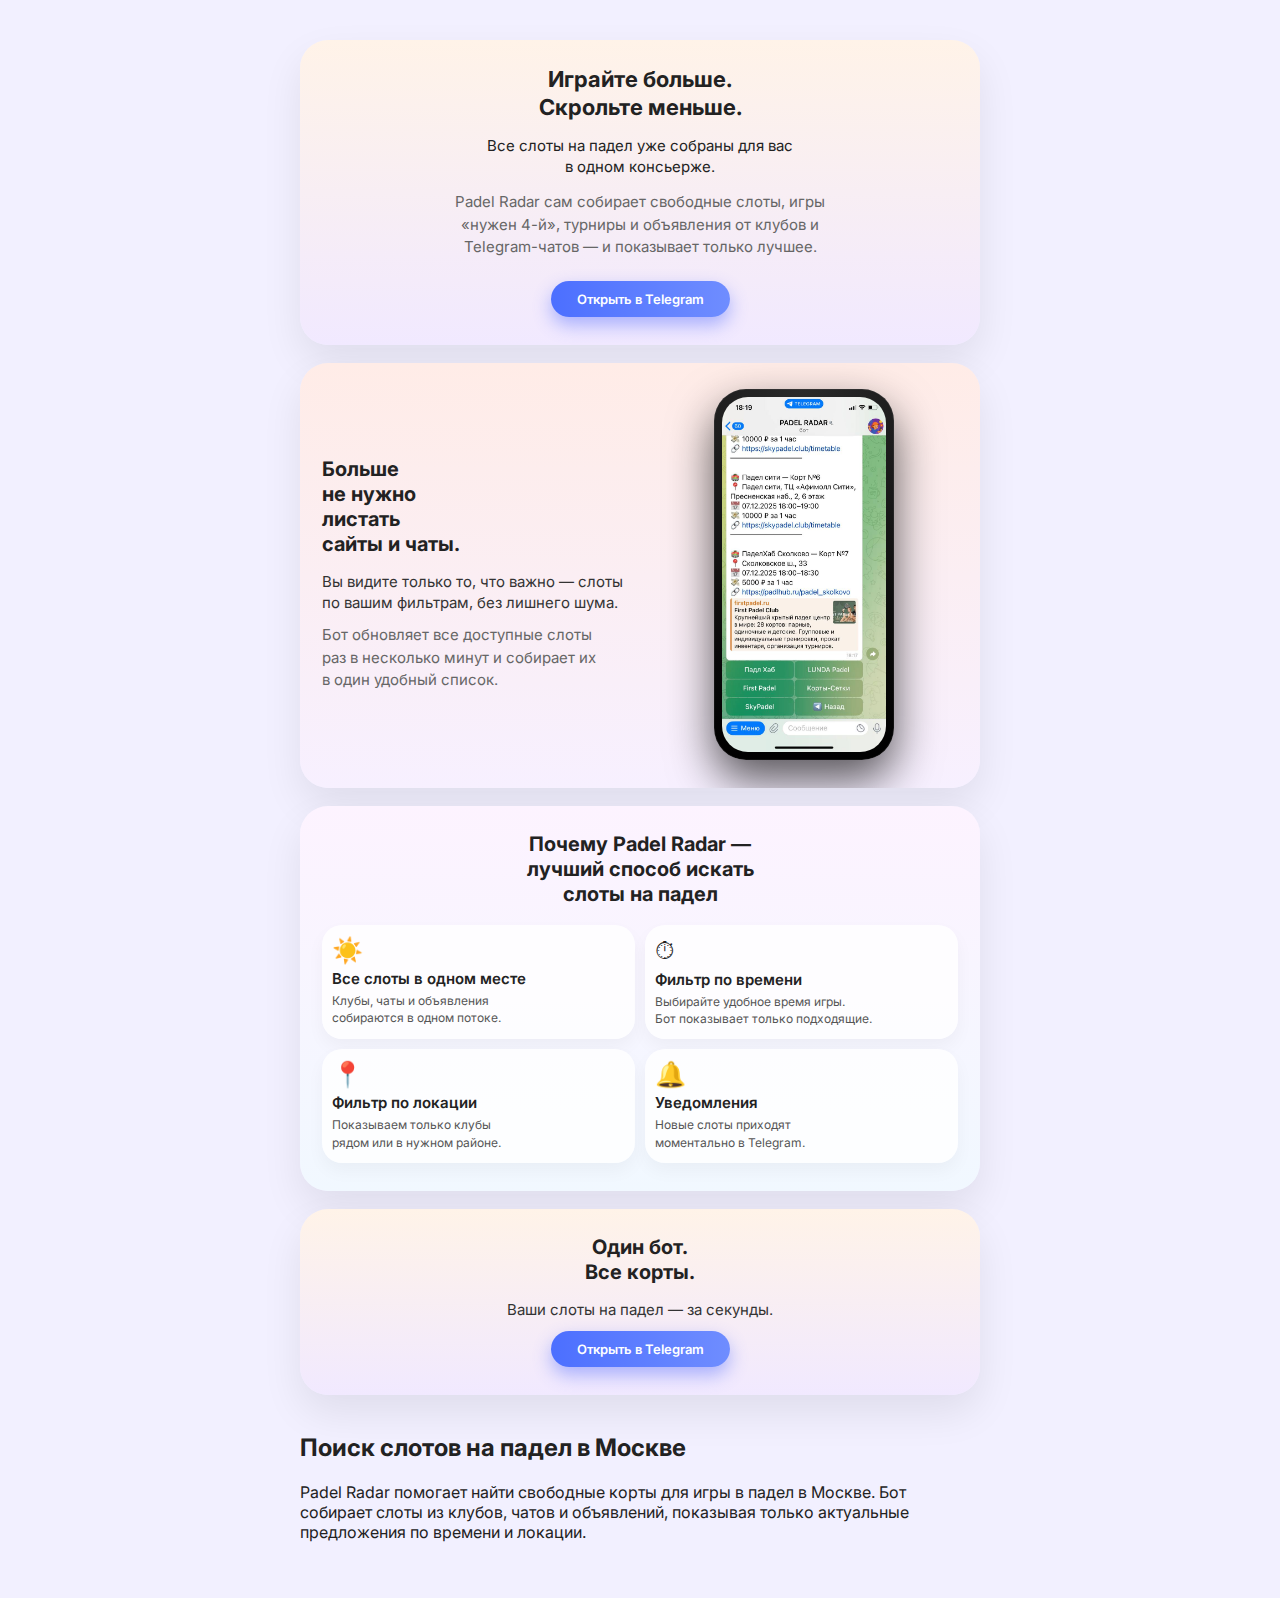
<file: index.html>
<!doctype html>
<html lang="ru">
<head>
    <meta charset="UTF-8">
    <link rel="icon" type="image/png" sizes="32x32" href="favicon.ico">
    <title>Padel Radar — бот для поиска слотов на падел</title>
    <meta name="viewport" content="width=device-width, initial-scale=1">

    <meta name="description"
          content="Padel Radar собирает все слоты на падел из клубов, чатов и объявлений. Открывайте бота в Telegram и находите игру за секунды.">

    <!-- Шрифт -->
    <link rel="preconnect" href="https://fonts.googleapis.com">
    <link rel="preconnect" href="https://fonts.gstatic.com" crossorigin>
    <link href="https://fonts.googleapis.com/css2?family=Inter:wght@400;500;600;700&display=swap" rel="stylesheet">

    <link rel="stylesheet" href="css/styles.css">
    <!-- Open Graph -->
    <meta property="og:title" content="Padel Radar — поиск слотов на падел">
    <meta property="og:description" content="Все слоты на падел в одном Telegram-боте. Фильтр по времени и локации, уведомления о новых играх.">
    <meta property="og:type" content="website">
    <meta property="og:url" content="https://padel-ai.ru/">
    <meta property="og:image" content="https://padel-ai.ru/img/og-image.jpg">

    <!-- Twitter -->
    <meta name="twitter:card" content="summary_large_image">
    <meta name="twitter:title" content="Padel Radar — поиск слотов на падел">
    <meta name="twitter:description" content="Найдите свободные корты и игры на падел за секунды.">
    <meta name="twitter:image" content="https://padel-ai.ru/img/og-image.jpg">
    <link rel="canonical" href="https://padel-ai.ru/">
</head>

<body>
<div class="page">
    <main class="sections-wrapper">

        <!-- HERO -->
        <section class="card card-hero">
            <div class="card-inner card-inner--center">

                <h1 class="hero-title">
                    Играйте больше.<br>
                    Скрольте меньше.
                </h1>

                <p class="hero-subtitle">
                    Все слоты на падел уже собраны для вас<br>
                    в одном консьерже.
                </p>

                <p class="hero-small">
                    Padel Radar сам собирает свободные слоты, игры<br>
                    «нужен 4-й», турниры и объявления от клубов и<br>
                    Telegram-чатов — и показывает только лучшее.
                </p>

                <a class="btn-primary tg-btn">
                    Открыть в Telegram
                </a>
            </div>
        </section>

        <!-- БЛОК С ТЕЛЕФОНОМ -->
        <section class="card card-phone">
            <div class="card-inner card-inner--phone">

                <div class="card-phone-text">
                    <h2 class="section-title">
                        Больше<br>не нужно<br>листать<br>сайты и чаты.
                    </h2>

                    <p class="section-text">
                        Вы видите только то, что важно — слоты<br>
                        по вашим фильтрам, без лишнего шума.
                    </p>

                    <p class="section-small">
                        Бот обновляет все доступные слоты<br>
                        раз в несколько минут и собирает их<br>
                        в один удобный список.
                    </p>
                </div>

                <div class="card-phone-image">
                    <div class="phone-frame">
                        <img src="img/phone.jpg" alt="Интерфейс Padel Radar">
                    </div>
                </div>

            </div>
        </section>

        <!-- ПОЧЕМУ PADel RADAR -->
        <section class="card card-features">
            <div class="card-inner card-inner--center">

                <h2 class="section-title section-title--center">
                    Почему Padel Radar —<br>
                    лучший способ искать<br>
                    слоты на падел
                </h2>

                <div class="features-grid">

                    <div class="feature">
                        <div class="feature-icon">☀️</div>
                        <div class="feature-title">Все слоты в одном месте</div>
                        <p class="feature-text">
                            Клубы, чаты и объявления<br>
                            собираются в одном потоке.
                        </p>
                    </div>

                    <div class="feature">
                        <div class="feature-icon">⏱</div>
                        <div class="feature-title">Фильтр по времени</div>
                        <p class="feature-text">
                            Выбирайте удобное время игры.<br>
                            Бот показывает только подходящие.
                        </p>
                    </div>

                    <div class="feature">
                        <div class="feature-icon">📍</div>
                        <div class="feature-title">Фильтр по локации</div>
                        <p class="feature-text">
                            Показываем только клубы<br>
                            рядом или в нужном районе.
                        </p>
                    </div>

                    <div class="feature">
                        <div class="feature-icon">🔔</div>
                        <div class="feature-title">Уведомления</div>
                        <p class="feature-text">
                            Новые слоты приходят<br>
                            моментально в Telegram.
                        </p>
                    </div>

                </div>
            </div>
        </section>

        <section class="card card-cta">
            <div class="card-inner card-inner--center">

                <h2 class="section-title section-title--center">
                    Один бот.<br>
                    Все корты.
                </h2>

                <p class="section-text section-text--center">
                    Ваши слоты на падел — за секунды.
                </p>

                <a class="btn-primary tg-btn">
                    Открыть в Telegram
                </a>


            </div>
        </section>

        <section class="seo-text">
            <h2>Поиск слотов на падел в Москве</h2>
            <p>
                Padel Radar помогает найти свободные корты для игры в падел в Москве.
                Бот собирает слоты из клубов, чатов и объявлений, показывая только
                актуальные предложения по времени и локации.
            </p>
        </section>

    </main>
</div>

<!-- ===== JS: определение устройства и подстановка ссылки ===== -->
<script>
    const tgButtons = document.querySelectorAll(".tg-btn");

    const mobileLink = "tg://resolve?domain=Padel_slot_Finder_bot&start=padel_ai";
    const webLink = "https://t.me/Padel_slot_Finder_bot?start=padel_ai";

    const isMobile = /Android|iPhone|iPad|iPod/i.test(navigator.userAgent);

    tgButtons.forEach(btn => {
        btn.setAttribute("href", isMobile ? mobileLink : webLink);
    });
</script>

</body>
</html>
</file>
<file: css/styles.css>
*,
*::before,
*::after {
    box-sizing: border-box;
}

html,
body {
    margin: 0;
    padding: 0;
}

body {
    font-family: "Inter", system-ui, -apple-system, BlinkMacSystemFont, "Segoe UI", sans-serif;
    background: #f2f0ff;
    color: #222222;
}

/* Общий контейнер страницы */
.page {
    min-height: 100vh;
    display: flex;
    justify-content: center;
    padding: 24px 0;
}

.sections-wrapper {
    width: 100%;
    max-width: 420px;
    padding: 0 12px;
    display: flex;
    flex-direction: column;
    gap: 18px;
}

/* планшеты */
@media (min-width: 600px) {
    .sections-wrapper {
        max-width: 600px;
        padding: 0 16px;
    }
}

/* ноуты */
@media (min-width: 900px) {
    .sections-wrapper {
        max-width: 720px;
        padding: 0 20px;
    }
}

/* большие экраны */
@media (min-width: 1200px) {
    .sections-wrapper {
        max-width: 860px;
    }
}


/* Базовая карточка-секция */
.card {
    border-radius: 28px;
    box-shadow: 0 18px 40px rgba(0, 0, 0, 0.08);
    overflow: hidden;
}

/* Внутренние отступы в секциях */
.card-inner {
    padding: 26px 22px 28px;
}

/* Выравнивание контента по центру */
.card-inner--center {
    text-align: center;
}

/* ===== ГРАДИЕНТЫ СЕКЦИЙ ===== */

.card-hero {
    background: linear-gradient(180deg, #fff3e8 0%, #f1e9ff 100%);
}

.card-phone {
    background: linear-gradient(180deg, #ffece7 0%, #f7f0ff 100%);
}

.card-features {
    background: linear-gradient(180deg, #fdf3ff 0%, #f1f8ff 100%);
}

.card-cta {
    background: linear-gradient(180deg, #fff3e8 0%, #f1e9ff 100%);
}

/* ===== ТЕКСТ ===== */

.hero-title {
    font-size: 22px;
    line-height: 1.25;
    font-weight: 700;
    margin: 0 0 14px;
}

.hero-subtitle {
    font-size: 15px;
    line-height: 1.4;
    margin: 0 0 14px;
}

.hero-small {
    font-size: 15px;
    line-height: 1.5;
    color: #666666;
    margin: 0 0 22px;
}

.section-title {
    font-size: 20px;
    line-height: 1.25;
    font-weight: 700;
    margin: 0 0 14px;
}

.section-title--center {
    text-align: center;
}

.section-text {
    font-size: 15px;
    line-height: 1.45;
    color: #333333;
    margin: 0 0 10px;
}

.section-text--center {
    text-align: center;
}

.section-small {
    font-size: 15px;
    line-height: 1.5;
    color: #666666;
    margin: 0;
}

/* ===== КНОПКИ ===== */

.btn-primary {
    display: inline-flex;
    align-items: center;
    justify-content: center;
    padding: 10px 26px;
    border-radius: 999px;
    border: none;
    text-decoration: none;
    font-size: 13px;
    font-weight: 600;
    color: #ffffff;
    background: linear-gradient(90deg, #4c6fff 0%, #6f8dff 100%);
    box-shadow: 0 8px 18px rgba(78, 104, 255, 0.45);
    cursor: pointer;
    transition: transform 0.08s ease-out, box-shadow 0.08s ease-out, filter 0.08s ease-out;
}

.btn-primary:hover {
    filter: brightness(1.03);
    transform: translateY(-1px);
    box-shadow: 0 10px 22px rgba(78, 104, 255, 0.5);
}

.btn-primary:active {
    transform: translateY(0);
    box-shadow: 0 6px 12px rgba(78, 104, 255, 0.4);
}

.btn-ghost {
    margin-top: 14px;
    padding: 8px 16px;
    border-radius: 999px;
    border: 1px solid rgba(0, 0, 0, 0.12);
    font-size: 9px;
    line-height: 1.4;
    color: #666666;
    background: #ffffffc0;
    cursor: pointer;
}

/* ===== БЛОК С ТЕЛЕФОНОМ ===== */

.card-inner--phone {
    display: flex;
    flex-direction: column;
    gap: 18px;
}

.card-phone-text {
    text-align: left;
}

.card-phone-image {
    display: flex;
    justify-content: center;
}

.phone-frame {
    width: 180px;
    border-radius: 32px;
    padding: 8px;

    background: radial-gradient(
            circle at top,
            #2a2a2a 0%,
            #0f0f0f 55%,
            #000000 100%
    );

    box-shadow:
            0 20px 45px rgba(0, 0, 0, 0.65),
            inset 0 0 0 1px rgba(255, 255, 255, 0.06);
}


.phone-frame img {
    width: 100%;
    display: block;
    border-radius: 26px;
}

/* ===== ФИЧИ ===== */

.features-grid {
    margin-top: 18px;
    display: grid;
    grid-template-columns: repeat(2, minmax(0, 1fr));
    gap: 10px;
}

.feature {
    background: rgba(255, 255, 255, 0.8);
    border-radius: 20px;
    padding: 10px 10px 12px;
    text-align: left;
    box-shadow: 0 8px 18px rgba(0, 0, 0, 0.04);
}

.feature-icon {
    font-size: 25px;
    margin-bottom: 4px;
}

.feature-title {
    font-size: 15px;
    font-weight: 600;
    margin-bottom: 4px;
}

.feature-text {
    font-size: 12px;
    line-height: 1.45;
    color: #555555;
    margin: 0;
}

/* ===== АДАПТИВ ДЛЯ ШИРОКИХ ЭКРАНОВ ===== */

@media (min-width: 768px) {
    .page {
        padding: 40px 0;
    }

    .sections-wrapper {
        max-width: 720px;
    }

    .card-inner--phone {
        flex-direction: row;
        align-items: center;
    }

    .card-phone-text {
        flex: 1;
    }

    .card-phone-image {
        flex: 1;
    }
}
</file>
